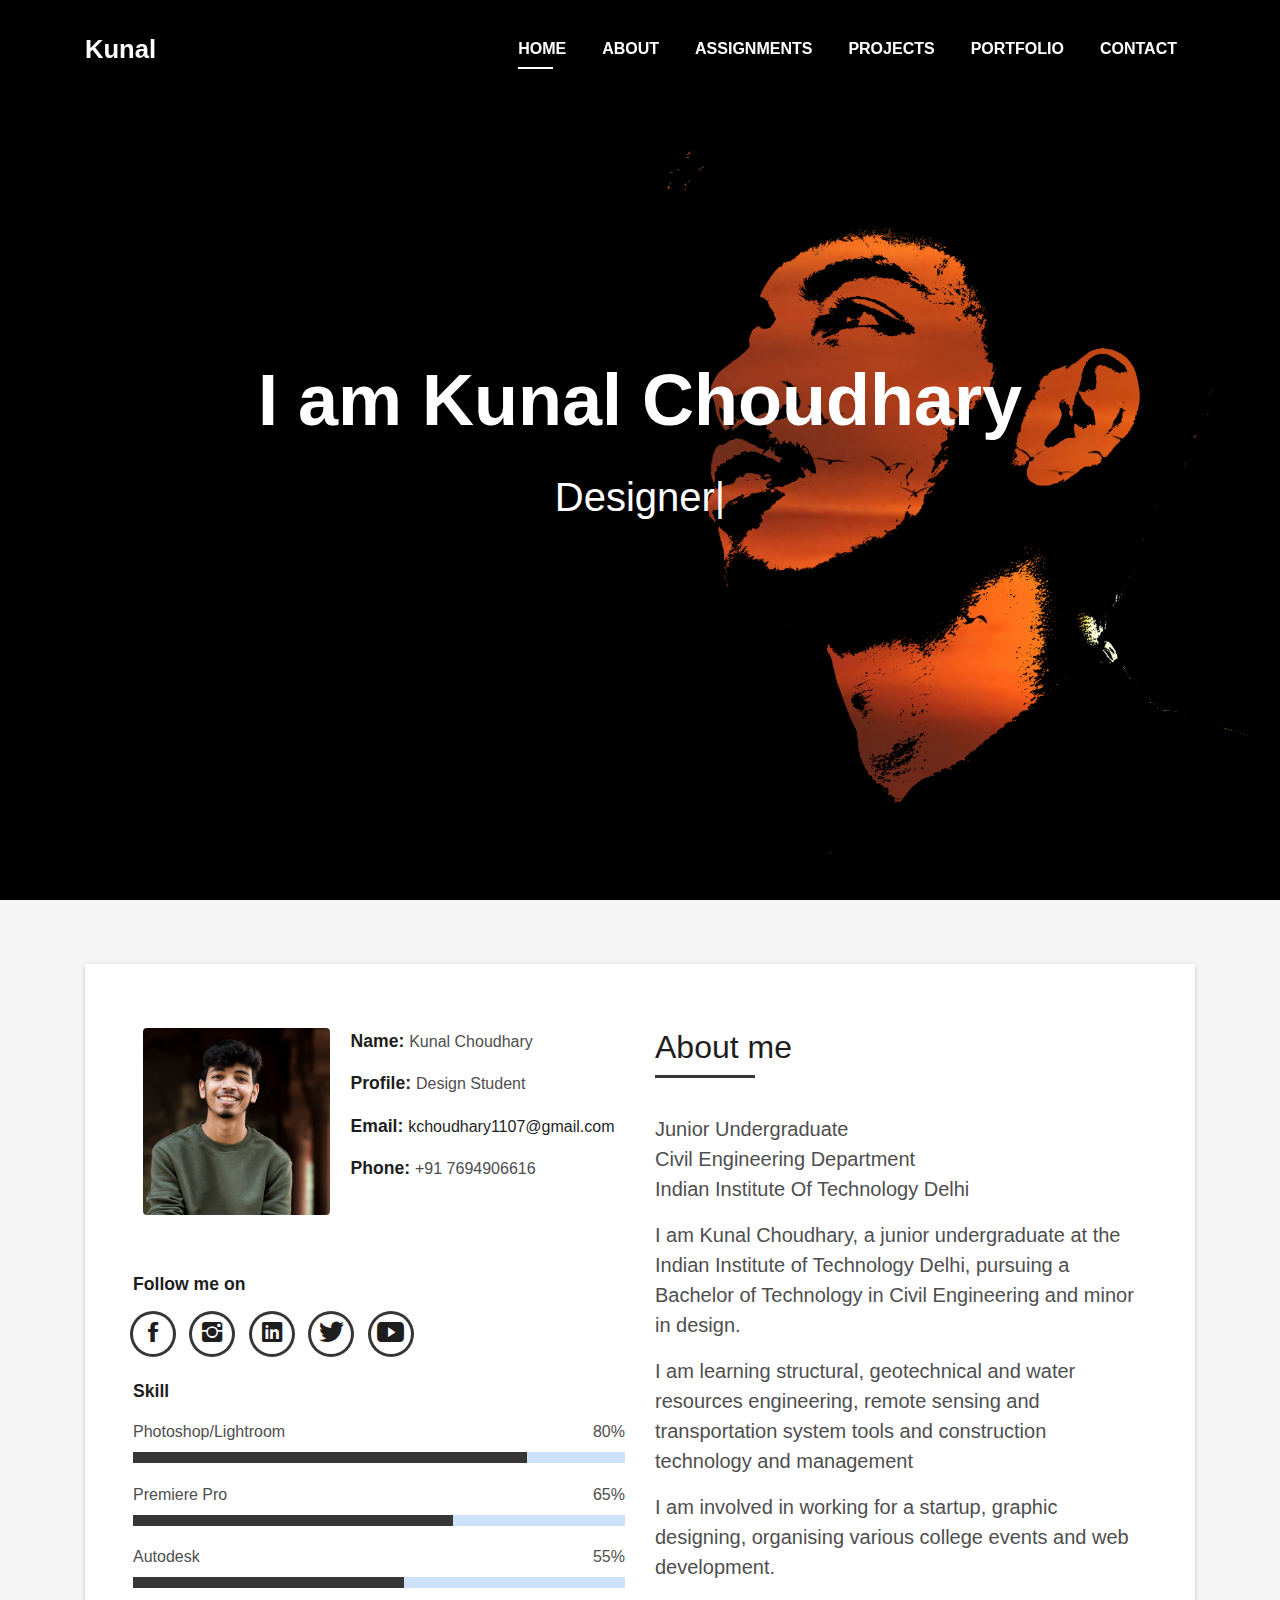
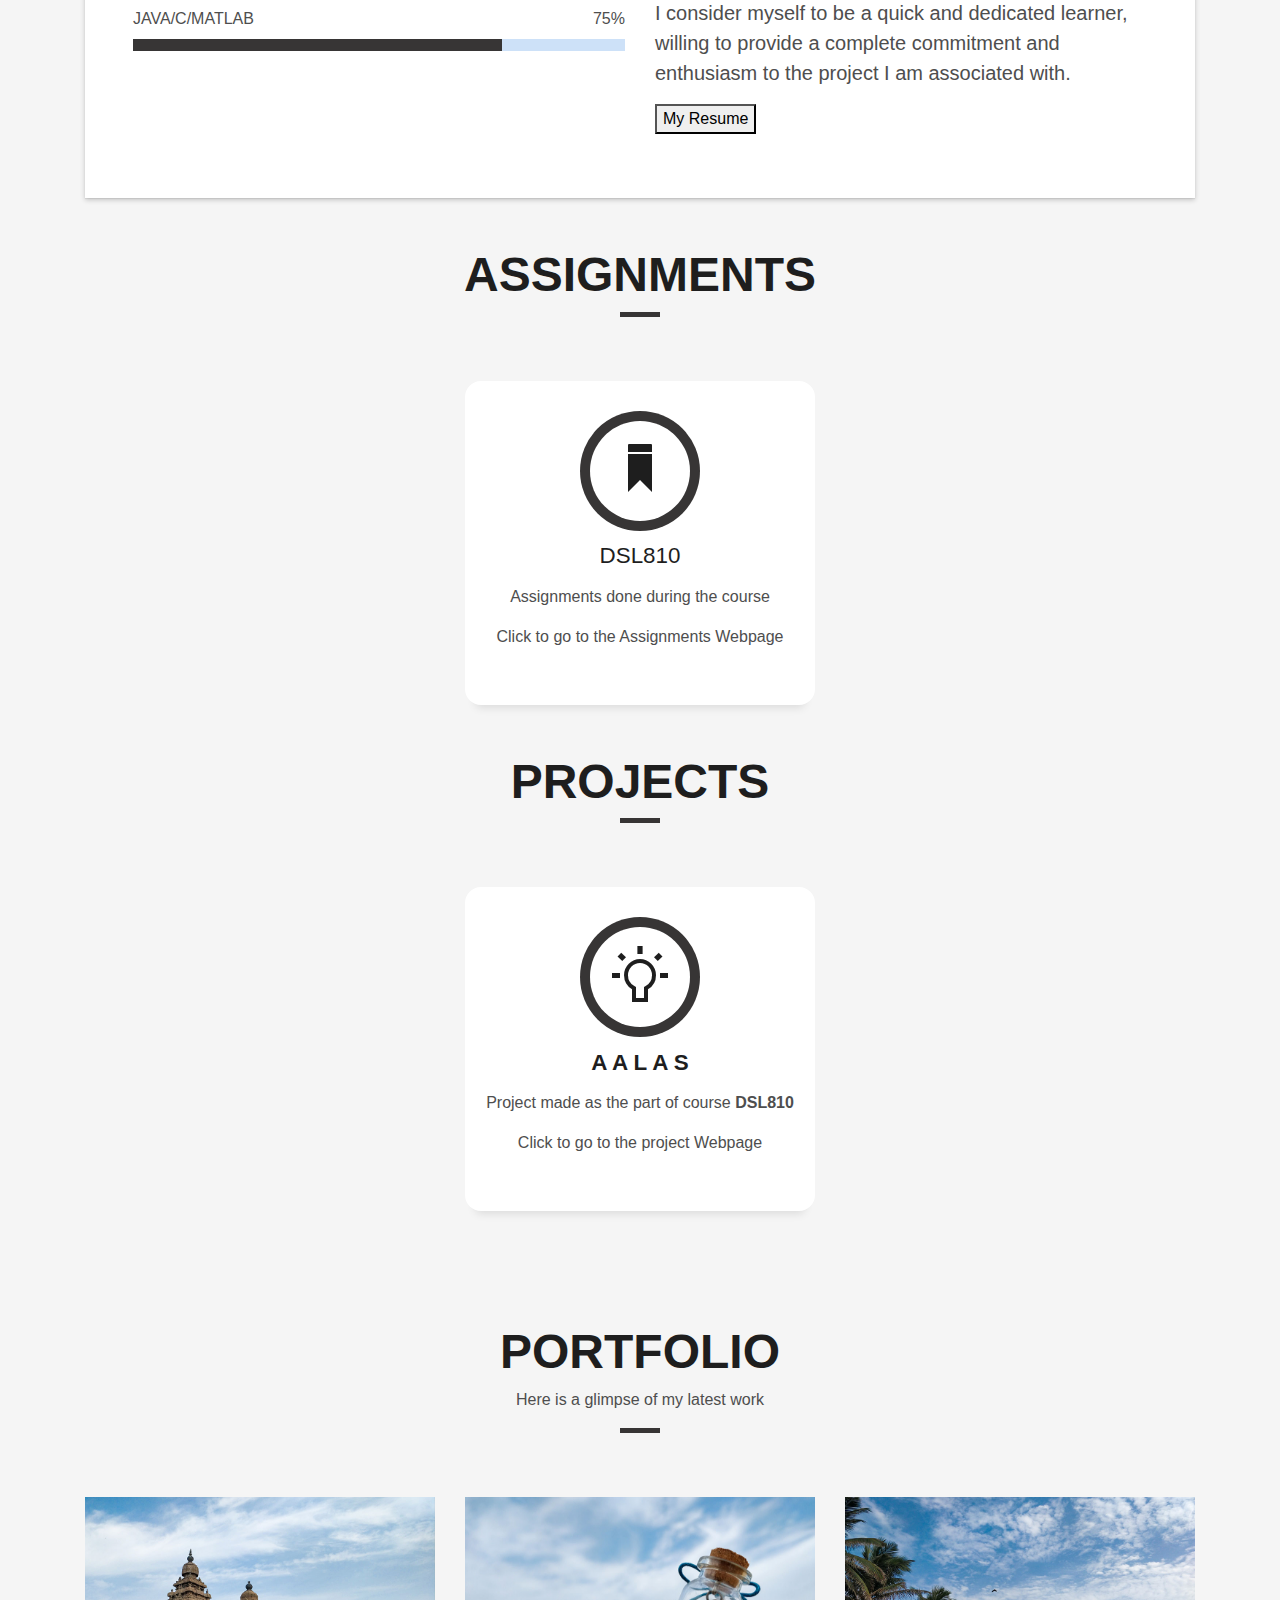
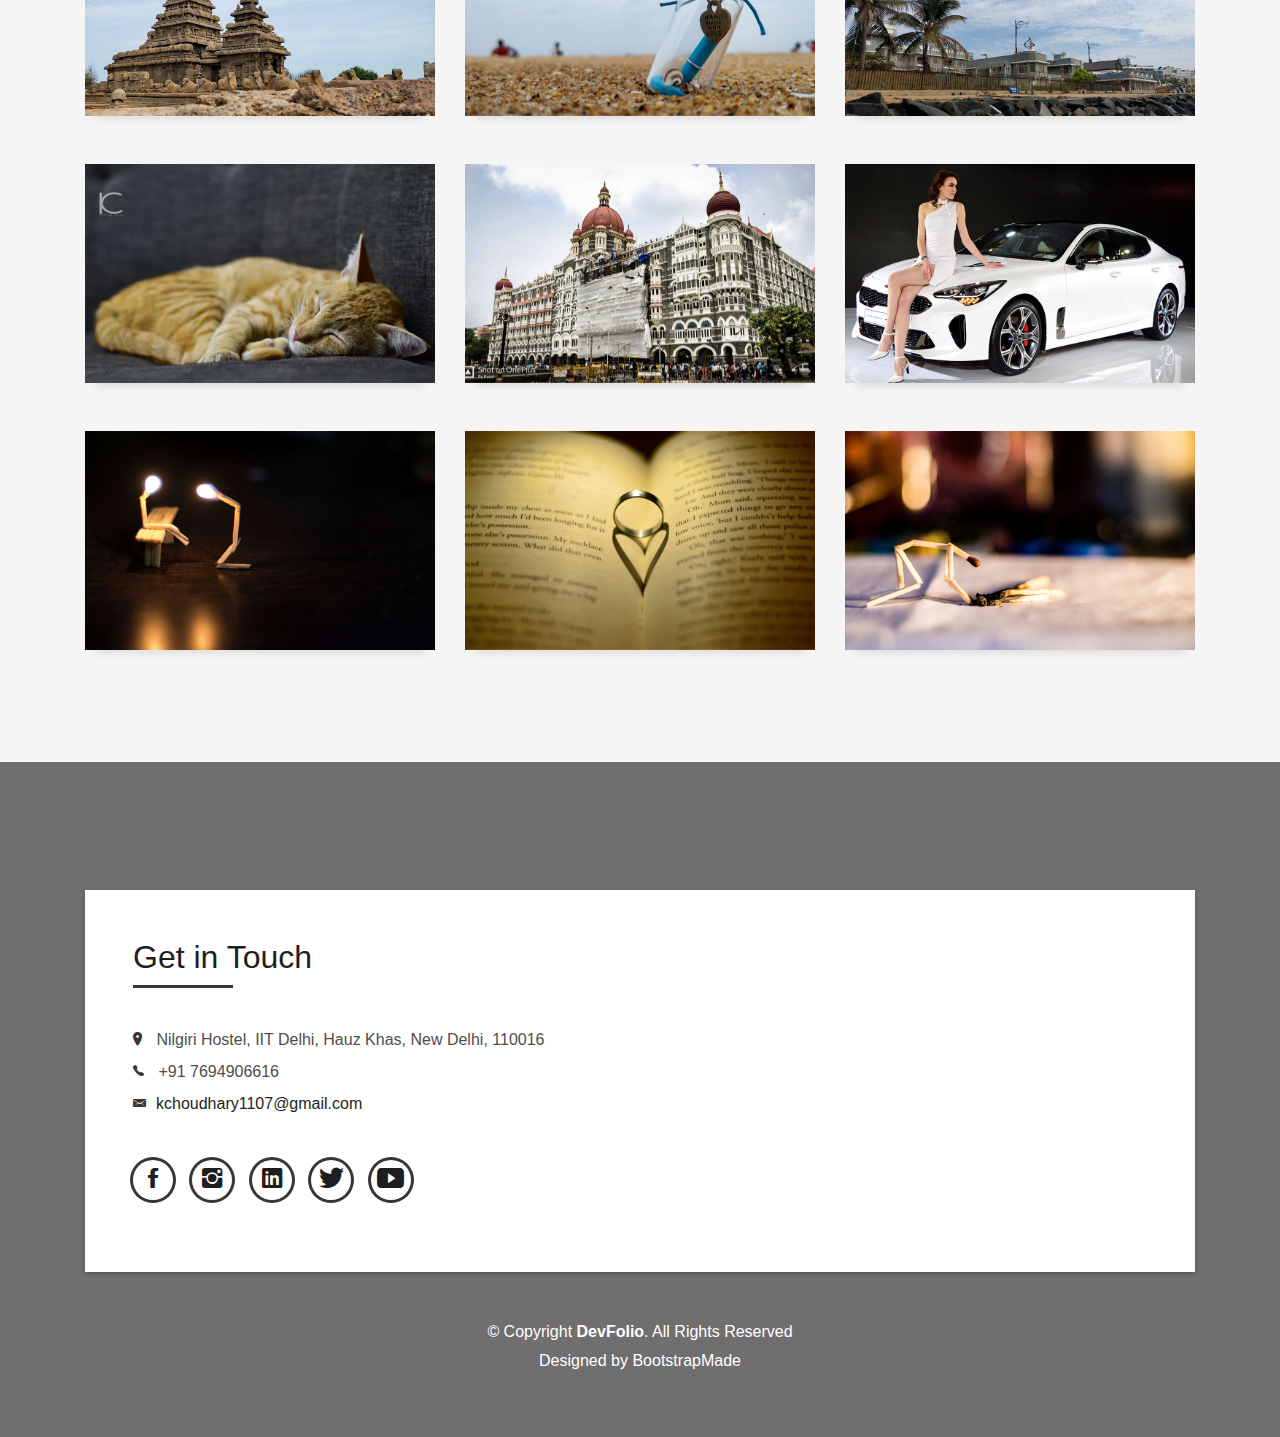
<file: index.html>
<!DOCTYPE html>
<html lang="en">
<head>
  <meta charset="utf-8">
  <title>Kunal Choudhary</title>
  <meta content="width=device-width, initial-scale=1.0" name="viewport">
  <meta content="" name="keywords">
  <meta content="" name="description">

  <!-- Favicons -->
  <link href="img/favicon.png" rel="icon">
  <link href="img/apple-touch-icon.png" rel="apple-touch-icon">

  <!-- Bootstrap CSS File -->
  <link href="lib/bootstrap/css/bootstrap.min.css" rel="stylesheet">

  <!-- Libraries CSS Files -->
  <link href="lib/font-awesome/css/font-awesome.min.css" rel="stylesheet">
  <link href="lib/animate/animate.min.css" rel="stylesheet">
  <link href="lib/ionicons/css/ionicons.min.css" rel="stylesheet">
  <link href="lib/owlcarousel/assets/owl.carousel.min.css" rel="stylesheet">
  <link href="lib/lightbox/css/lightbox.min.css" rel="stylesheet">

  <!-- Main Stylesheet File -->
  <link href="css/style.css" rel="stylesheet">

 
</head>

<body id="page-top">

  <!--/ Nav Star /-->
  <nav class="navbar navbar-b navbar-trans navbar-expand-md fixed-top" id="mainNav">
    <div class="container">
      <a class="navbar-brand js-scroll" href="#page-top">Kunal</a>
      <button class="navbar-toggler collapsed" type="button" data-toggle="collapse" data-target="#navbarDefault"
        aria-controls="navbarDefault" aria-expanded="false" aria-label="Toggle navigation">
        <span></span>
        <span></span>
        <span></span>
      </button>
      <div class="navbar-collapse collapse justify-content-end" id="navbarDefault">
        <ul class="navbar-nav">
          <li class="nav-item">
            <a class="nav-link js-scroll active" href="#home">Home</a>
          </li>
          <li class="nav-item">
            <a class="nav-link js-scroll" href="#about">About</a>
          </li>
          <li class="nav-item"> <a class="nav-link js-scroll" href="#service">assignments</a> </li>
			  <li class="nav-item"> <a class="nav-link js-scroll" href="#service2">projects</a> </li>
          <li class="nav-item"> <a class="nav-link js-scroll" href="#work">portfolio</a></li>
          <li class="nav-item">
            <a class="nav-link js-scroll" href="#contact">Contact</a>
          </li>
        </ul>
      </div>
    </div>
  </nav>
  <!--/ Nav End /-->

  <!--/ Intro Skew Star /-->
  <div id="home" class="intro route bg-image" style="background-image: url(img/intro-bg.jpg)">
   
    <div class="intro-content display-table">
      <div class="table-cell">
        <div class="container" >
          <!--<p class="display-6 color-d">Hello, world!</p>-->
          <h1 class="intro-title mb-4">I am Kunal Choudhary</h1>
          <p class="intro-subtitle"><span class="text-slider-items">Designer, Photographer, Filmmaker,Civil Engineer,and i love chicken..</span><strong class="text-slider"></strong></p>
          <!-- <p class="pt-3"><a class="btn btn-primary btn js-scroll px-4" href="#about" role="button">Learn More</a></p> -->
        </div>
      </div>
		
    </div>
  </div>
  <!--/ Intro Skew End /-->

  <section id="about" class="about-mf sect-pt4 route">
    <div class="container">
      <div class="row">
        <div class="col-sm-12">
          <div class="box-shadow-full">
            <div class="row">
              <div class="col-md-6">
                <div class="row">
                  <div class="col-sm-6 col-md-5">
                    <div class="about-img">
                      <img src="img/testimonial-2.jpg" class="img-fluid rounded b-shadow-a" alt="">
                    </div>
                  </div>
                  <div class="col-sm-6 col-md-7">
                    <div class="about-info">
                      <p><span class="title-s">Name: </span> <span>Kunal Choudhary</span></p>
                      <p><span class="title-s">Profile: </span> <span>Design Student</span></p>
                      <p><span class="title-s">Email: </span> <span><a href="mailto:kchoudhary1107@gmail.com">kchoudhary1107@gmail.com<br><script type="text/javascript">
<!--//--><![CDATA[// ><!--

/* <![CDATA[ */
(function(){try{var s,a,i,j,r,c,l,b=document.getElementsByTagName("script");l=b[b.length-1].previousSibling;a=l.getAttribute('data-cfemail');if(a){s='';r=parseInt(a.substr(0,2),16);for(j=2;a.length-j;j+=2){c=parseInt(a.substr(j,2),16)^r;s+=String.fromCharCode(c);}s=document.createTextNode(s);l.parentNode.replaceChild(s,l);}}catch(e){}})();
/* ]]]]><![CDATA[> */

//--><!]]>
</script><p></p></a
                      </span></p>
                      <p><span class="title-s">Phone: </span> <span>+91 7694906616<br>
						  </span></p>
                    </div>
                  </div>
                </div>
				<div class="socials">
					
					 <p class="title-s">Follow me on</p>
                    <ul>
                      <li><a href="https://wwww.facebook.com/kukku1999" target="_blank"><span class="ico-circle"><i class="ion-social-facebook"></i></span></a></li>
                      <li><a href="https://www.instagram.com/_qunal" target="_blank"><span class="ico-circle"><i class="ion-social-instagram"></i></span></a></li>
						<li><a href="https://www.linkedin.com/in/kukku1999/" target="_blank"><span class="ico-circle"><i class="ion-social-linkedin"></i></span></a></li>
                      <li><a href="https://twitter.com/_kunal____" target="_blank"><span class="ico-circle"><i class="ion-social-twitter"></i></span></a></li>
                      <li><a href="https://www.youtube.com/channel/UCqWYAFbWpJySM5NneZUb8lw" target="_blank"><span class="ico-circle"><i class="ion-social-youtube"></i></span></a></li>
                    </ul>
					
                  </div>	
                <div class="skill-mf">
                  <p class="title-s">Skill</p>
					
                  <span>Photoshop/Lightroom</span><span class="pull-right">80%</span>
                  <div class="progress">
                    <div class="progress-bar" role="progressbar" style="width: 80%;" aria-valuenow="80" aria-valuemin="0"
                      aria-valuemax="100"></div>
                  </div>
                  <span>Premiere Pro</span><span class="pull-right">65%</span>
                  <div class="progress">
                    <div class="progress-bar" role="progressbar" style="width: 65%" aria-valuenow="65" aria-valuemin="0"
                      aria-valuemax="100"></div>
                  </div>
                  <span>Autodesk</span> <span class="pull-right">55%</span>
                  <div class="progress">
                    <div class="progress-bar" role="progressbar" style="width: 55%" aria-valuenow="55" aria-valuemin="0"
                      aria-valuemax="100"></div>
                  </div>
                  <span>JAVA/C/MATLAB</span> <span class="pull-right">75%</span>
                  <div class="progress">
                    <div class="progress-bar" role="progressbar" style="width: 75%" aria-valuenow="75" aria-valuemin="0"
                      aria-valuemax="100"></div>
                  </div>
                </div>
              </div>
              <div class="col-md-6">
                <div class="about-me pt-4 pt-md-0">
                  <div class="title-box-2">
                    <h5 class="title-left">
                      About me
                    </h5>
                  </div>
                  <p class="lead"><strong>Junior Undergraduate<br>
                    Civil Engineering Department<br>
                  </strong><strong style="font-size: 1.25rem;">Indian Institute Of Technology Delhi </strong> &nbsp; &nbsp; &nbsp; &nbsp; &nbsp; &nbsp; &nbsp; &nbsp; &nbsp; &nbsp; &nbsp; &nbsp; </p>
                  <p class="lead">I am <strong>Kunal Choudhary,</strong> a junior undergraduate at the Indian Institute of Technology Delhi, pursuing a Bachelor of Technology in Civil Engineering and minor in design.</p>
                  <p class="lead"> I am learning structural, geotechnical and water resources engineering, remote sensing and transportation system tools and construction technology and management </p>
                  <p class="lead"> I am involved in working for a startup, graphic designing, organising various college events and web development. </p>
                  <p class="lead">I consider myself to be a quick and dedicated learner, willing to provide a complete commitment and enthusiasm to the project I am associated with. </p>
                  
                  <a href="RESUME_KUNAL.pdf" target="_blank"><button type="button">My Resume</button></a>
                
                </div>
              </div>
            </div>
          </div>
        </div>
      </div>
    </div>
  </section>

  <!--/ Section Services Star /-->
  <section id="service" class="services-mf route">
    <div class="container">
      <div class="row">
        <div class="col-sm-12">
          <div class="title-box text-center">
            <h3 class="title-a"> Assignments</h3>
         
            <div class="line-mf"></div>
          </div>
        </div>
      </div>
      <div class="row">
		  <div class="col-md-4"> </div>
        <div class="col-md-4">
          <div class="service-box">
           <a href= "assignments.html" > <div class="service-ico"><span class="ico-circle"><em class="ion-bookmark"></em></span></div></a>
            <div class="service-content">
              <h2 class="s-title">DSL810</h2>
              <p class="s-description text-center"> Assignments done during the course</p>
              <p class="s-description text-center">Click to go to the Assignments Webpage </p>
            </div>
          </div>
        </div>
<div class="col-md-4"> </div>
		  
</div>
    </div>
  </section>
  <section id="service2" class="services-mf route">
    <div class="container">
      <div class="row">
        <div class="col-sm-12">
          <div class="title-box text-center">
            <h3 class="title-a">Projects</h3>
            <div class="line-mf"></div>
          </div>
        </div>
      </div>
      <div class="row">
        <div class="col-md-4"> </div>
        <div class="col-md-4">
          <div class="service-box"> <a href= "aalas.html" >
            <div class="service-ico"><span class="ico-circle"><em class="ion-android-bulb"></em></span></div>
            </a>
            <div class="service-content">
              <h2 class="s-title"><strong>A A l A S</strong></h2>
              <p class="s-description text-center"> Project made as the part of course <strong>DSL810</strong></p>
              <p class="s-description text-center">Click to go to the project Webpage </p>
            </div>
          </div>
        </div>
        <div class="col-md-4"> </div>
      </div>
    </div>
  </section>
</div>
  <!--/ Section Services End /-->

  
  <!--/ Section Portfolio Star /-->
  <section id="work" class="portfolio-mf sect-pt4 route">
    <div class="container">
      <div class="row">
        <div class="col-sm-12">
          <div class="title-box text-center">
            <h3 class="title-a">
              Portfolio
            </h3>
            <p class="subtitle-a">Here is a glimpse of my latest work</p>
            <div class="line-mf"></div>
          </div>
        </div>
      </div>
      <div class="row">
        <div class="col-md-4">
          <div class="work-box">
            <a href="img/work-1.jpg" data-lightbox="gallery-mf">
              <div class="work-img">
                <img src="img/work-1.jpg" alt="" class="img-fluid">
              </div>
</a>
          </div>
        </div>
        <div class="col-md-4">
          <div class="work-box">
            <a href="img/work-2.jpg" data-lightbox="gallery-mf">
              <div class="work-img">
                <img src="img/work-2.jpg" alt="" class="img-fluid">
              </div>
</a>
          </div>
        </div>
        <div class="col-md-4">
          <div class="work-box">
            <a href="img/work-3.jpg" data-lightbox="gallery-mf">
              <div class="work-img">
                <img src="img/work-3.jpg" alt="" class="img-fluid">
              </div>
</a>
          </div>
        </div>
        <div class="col-md-4">
          <div class="work-box">
            <a href="img/work-4.jpg" data-lightbox="gallery-mf">
              <div class="work-img">
                <img src="img/work-4.jpg" alt="" class="img-fluid">
              </div>
</a>
          </div>
        </div>
        <div class="col-md-4">
          <div class="work-box">
            <a href="img/work-5.jpg" data-lightbox="gallery-mf">
              <div class="work-img">
                <img src="img/work-5.jpg" alt="" class="img-fluid">
              </div>
</a>
          </div>
        </div>
        <div class="col-md-4">
          <div class="work-box">
            <a href="img/work-6.jpg" data-lightbox="gallery-mf">
              <div class="work-img">
                <img src="img/work-6.jpg" alt="" class="img-fluid">
              </div>
</a>
          </div>
        </div>
        <div class="col-md-4">
          <div class="work-box">
            <a href="img/work-7.jpg" data-lightbox="gallery-mf">
              <div class="work-img">
                <img src="img/work-7.jpg" alt="" class="img-fluid">
              </div>
</a>
          </div>
        </div>
		  
		  <div class="col-md-4">
          <div class="work-box">
            <a href="img/work-8.jpg" data-lightbox="gallery-mf">
              <div class="work-img">
				  
                <img src="img/work-8.jpg" alt="" class="img-fluid">
              </div> 
				</a>
          </div>
        </div>
		  
		  <div class="col-md-4">
          <div class="work-box">
            <a href="img/work-9.jpg" data-lightbox="gallery-mf">
              <div class="work-img">
                <img src="img/work-9.jpg" alt="" class="img-fluid">
              </div>
</a>
          </div>
        </div>
		  
		  
		 
	
	
      </div>
</div>
	
  </section>
  <!--/ Section Portfolio End /-->

  <!--/ Section Testimonials Star /-->
  
  <!--/ Section Blog Star /-->
  
  <!--/ Section Blog End /-->

  <!--/ Section Contact-Footer Star /-->
  <section class="paralax-mf footer-paralax bg-image sect-mt4 route" style="background-image: url(img/overlay-bg.jpg)">
    <div class="overlay-mf"></div>
    <div class="container">
      <div class="row">
        <div class="col-sm-12">
          <div class="contact-mf">
            <div id="contact" class="box-shadow-full">
              <div class="row">
<div class="col-md-12">
                <div class="title-box-2 pt-4 pt-md-0">
                    <h5 class="title-left">
                      Get in Touch
                    </h5>
                  </div>
                  <div class="more-info">
                   
                    <ul class="list-ico">
                      <li><span class="ion-ios-location"></span> Nilgiri Hostel, IIT Delhi, Hauz Khas, New Delhi, 110016</li>
                      <li><span class="ion-ios-telephone"></span> +91 7694906616</li>
                      <li><span class="ion-email"></span><a href="mailto:kchoudhary1107@gmail.com">kchoudhary1107@gmail.com<br><script type="text/javascript">
<!--//--><![CDATA[// ><!--

/* <![CDATA[ */
(function(){try{var s,a,i,j,r,c,l,b=document.getElementsByTagName("script");l=b[b.length-1].previousSibling;a=l.getAttribute('data-cfemail');if(a){s='';r=parseInt(a.substr(0,2),16);for(j=2;a.length-j;j+=2){c=parseInt(a.substr(j,2),16)^r;s+=String.fromCharCode(c);}s=document.createTextNode(s);l.parentNode.replaceChild(s,l);}}catch(e){}})();
/* ]]]]><![CDATA[> */

//--><!]]>
</script><p></p></a></li>
						
                    </ul>
                  </div>
                  <div class="socials">
                    <ul>
                      <li><a href="https://wwww.facebook.com/kukku1999" target="_blank"><span class="ico-circle"><i class="ion-social-facebook"></i></span></a></li>
                      <li><a href="https://www.instagram.com/_qunal" target="_blank"><span class="ico-circle"><i class="ion-social-instagram"></i></span></a></li>
									<li><a href="https://www.linkedin.com/in/kukku1999/" target="_blank"><span class="ico-circle"><i class="ion-social-linkedin"></i></span></a></li>
                      <li><a href="https://twitter.com/_kunal____" target="_blank"><span class="ico-circle"><i class="ion-social-twitter"></i></span></a></li>
                      <li><a href="https://www.youtube.com/channel/UCqWYAFbWpJySM5NneZUb8lw" target="_blank"><span class="ico-circle"><i class="ion-social-youtube"></i></span></a></li>
                    </ul>
                  </div>
                </div>
              </div>
            </div>
          </div>
        </div>
      </div>
    </div>
    <footer>
      <div class="container">
        <div class="row">
          <div class="col-sm-12">
            <div class="copyright-box">
              <p class="copyright">&copy; Copyright <strong>DevFolio</strong>. All Rights Reserved</p>
              <div class="credits">
                <!--
                  All the links in the footer should remain intact.
                  You can delete the links only if you purchased the pro version.
                  Licensing information: https://bootstrapmade.com/license/
                  Purchase the pro version with working PHP/AJAX contact form: https://bootstrapmade.com/buy/?theme=DevFolio
                -->
                Designed by <a href="https://bootstrapmade.com/">BootstrapMade</a>
              </div>
            </div>
          </div>
        </div>
      </div>
    </footer>
  </section>
  <!--/ Section Contact-footer End /-->

  <a href="#" class="back-to-top"><i class="fa fa-chevron-up"></i></a>
  <div id="preloader"></div>

  <!-- JavaScript Libraries -->
  <script src="lib/jquery/jquery.min.js"></script>
  <script src="lib/jquery/jquery-migrate.min.js"></script>
  <script src="lib/popper/popper.min.js"></script>
  <script src="lib/bootstrap/js/bootstrap.min.js"></script>
  <script src="lib/easing/easing.min.js"></script>
  <script src="lib/counterup/jquery.waypoints.min.js"></script>
  <script src="lib/counterup/jquery.counterup.js"></script>
  <script src="lib/owlcarousel/owl.carousel.min.js"></script>
  <script src="lib/lightbox/js/lightbox.min.js"></script>
  <script src="lib/typed/typed.min.js"></script>
  <!-- Contact Form JavaScript File -->
  <script src="contactform/contactform.js"></script>

  <!-- Template Main Javascript File -->
  <script src="js/main.js"></script>

</body>
</html>
</file>
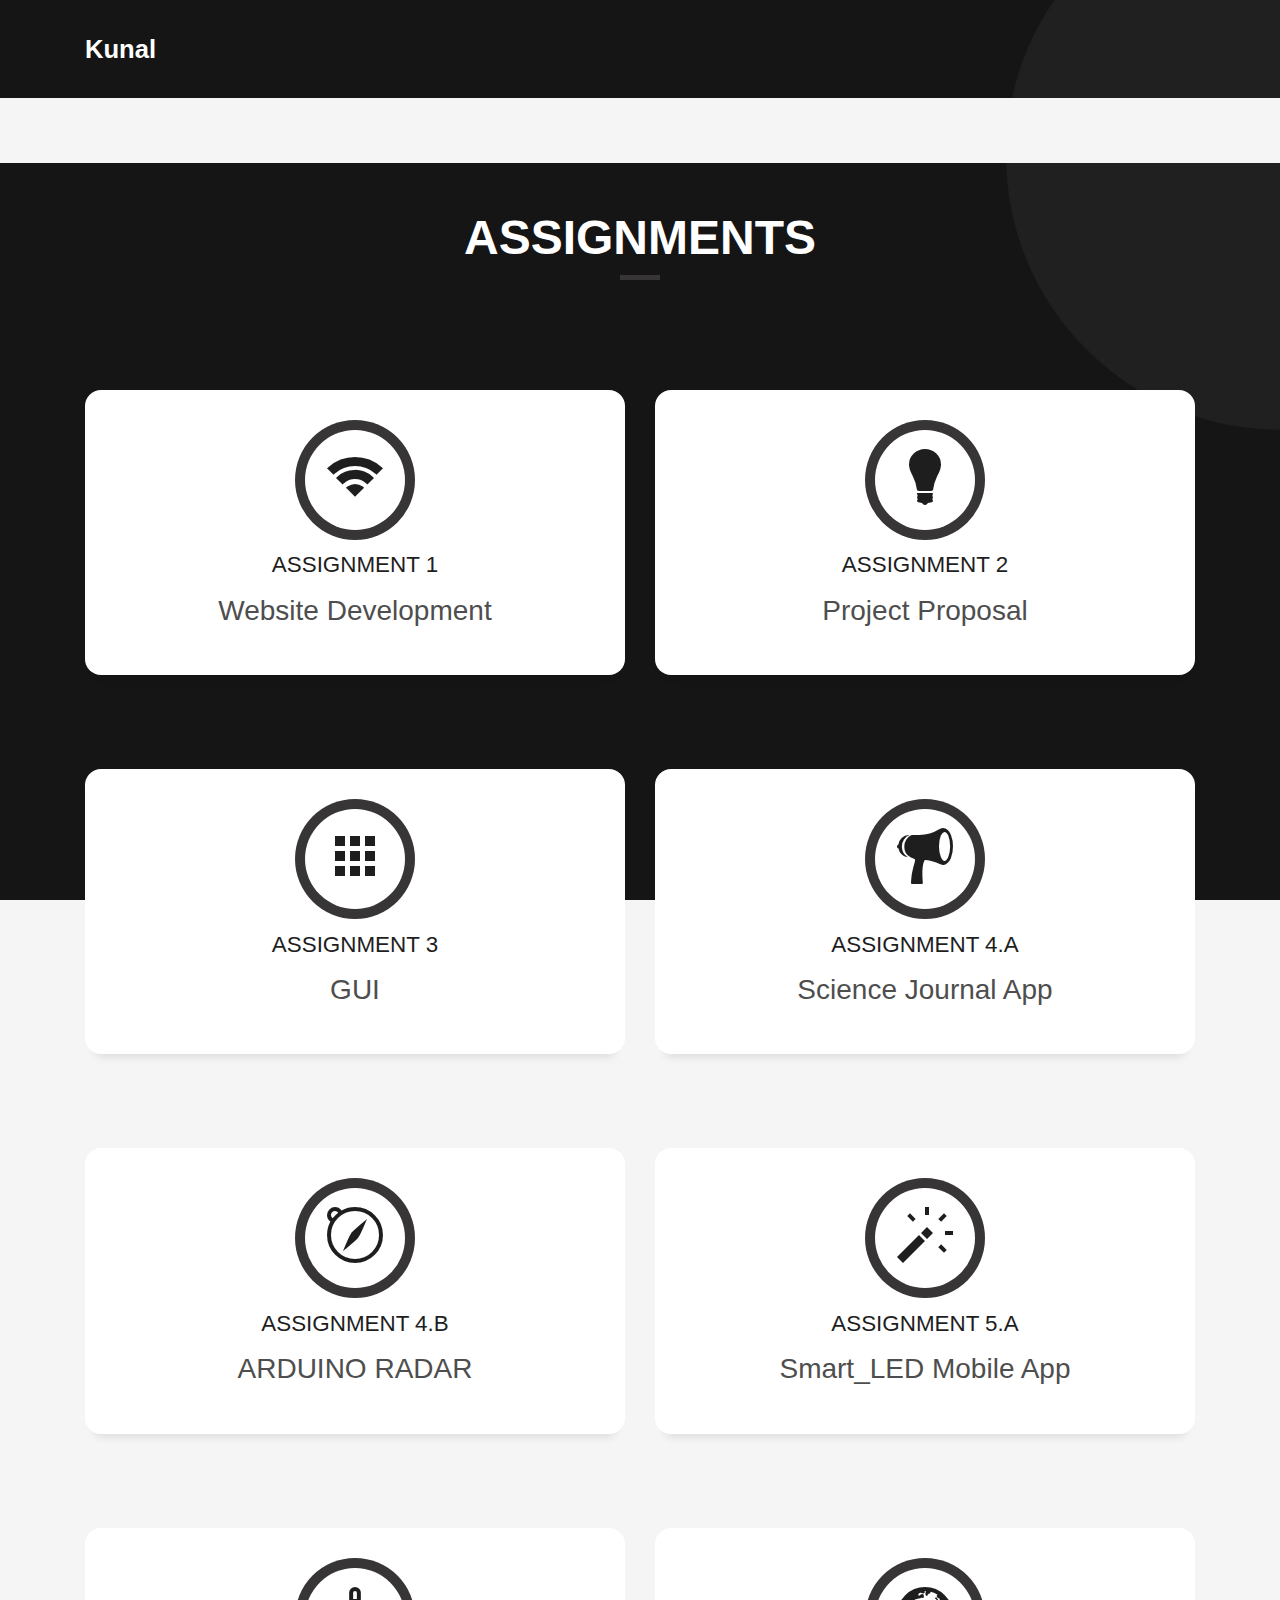
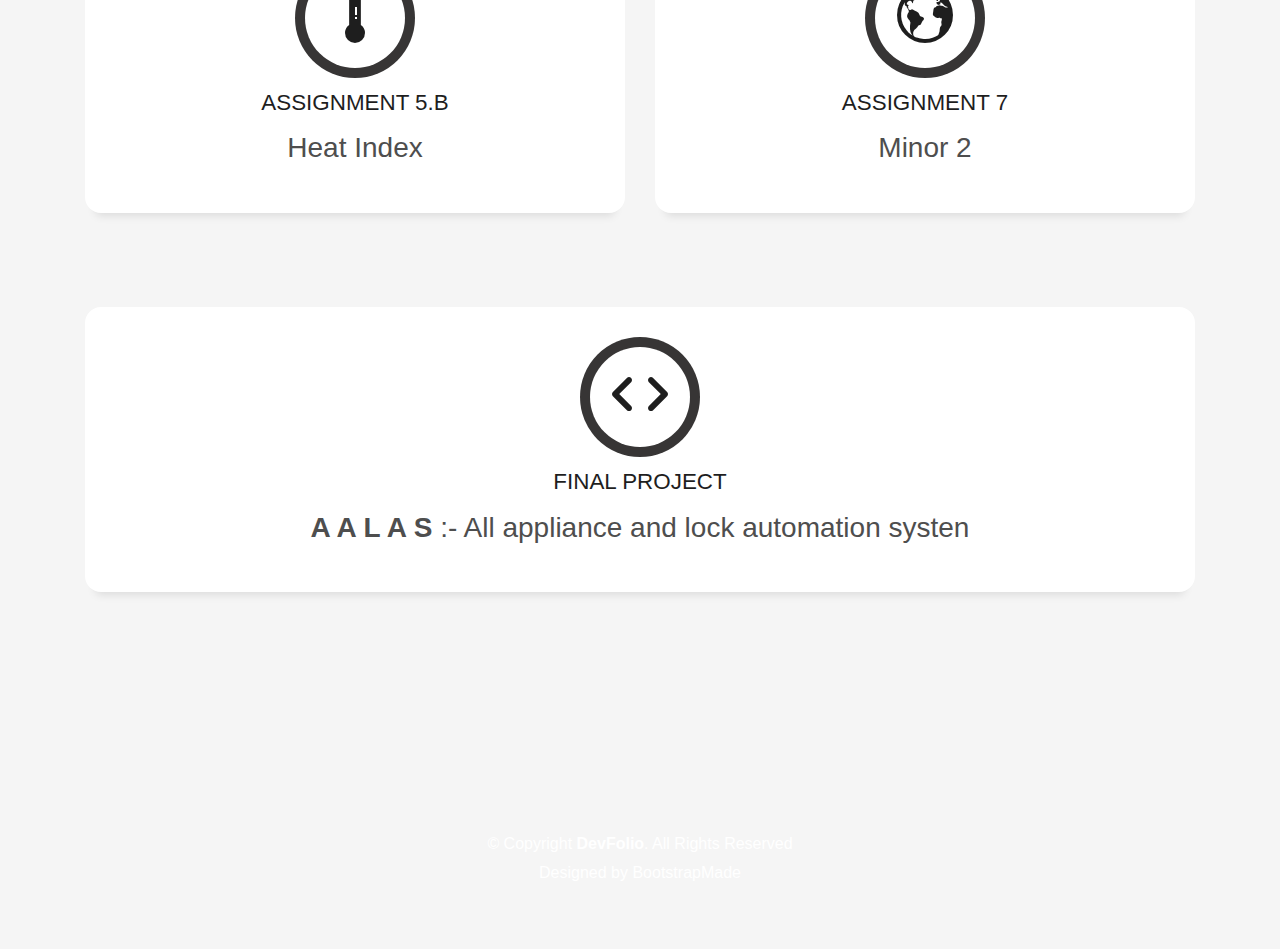
<file: assignments.html>
<!DOCTYPE html>
<html lang="en">
<head>
  <meta charset="utf-8">
  <title>Assignments - KC</title>
  <meta content="width=device-width, initial-scale=1.0" name="viewport">
  <meta content="" name="keywords">
  <meta content="" name="description">

  <!-- Favicons -->
  <link href="img/favicon.png" rel="icon">
  <link href="img/apple-touch-icon.png" rel="apple-touch-icon">

  <!-- Bootstrap CSS File -->
  <link href="lib/bootstrap/css/bootstrap.min.css" rel="stylesheet">

  <!-- Libraries CSS Files -->
  <link href="lib/font-awesome/css/font-awesome.min.css" rel="stylesheet">
  <link href="lib/animate/animate.min.css" rel="stylesheet">
  <link href="lib/ionicons/css/ionicons.min.css" rel="stylesheet">
  <link href="lib/owlcarousel/assets/owl.carousel.min.css" rel="stylesheet">
  <link href="lib/lightbox/css/lightbox.min.css" rel="stylesheet">

  <!-- Main Stylesheet File -->
  <link href="css/style.css" rel="stylesheet">

 
</head>

<body id="page-top">

  <!--/ Nav Star /-->
<nav class="navbar navbar-b navbar-expand-md navbar-trans bg-image" id="mainNav" style="background-image: url(img/nav-bg.jpg)">
    <div class="container">
      <a class="navbar-brand js-scroll" href="index.html">Kunal</a>
      <button class="navbar-toggler" type="button" 
        aria-expanded="false" aria-label="Toggle navigation">
        <span></span>
        <span></span>
        <span></span>
      </button>
</div>
  </nav>
  <!--/ Nav End /-->

  <!--/ Intro Skew Star /-->
  <!--/ Intro Skew End /-->

  <section id="about" class="about-mf sect-pt4 route">
    <div class="container">
      <div class="row">
        <div class="col-sm-12"> 
		  
		  </div>
      </div>
    </div>
  </section>

  <!--/ Section Services Star /-->
<section id="service" class="services-mf route bg-image" style="background-image: url(img/nav-bg.jpg)" >
    <div class="container">
      <div class="row">
        <div class="col-sm-12">
          <div class="title-box text-center">
			  <p class="lead">&nbsp;</p>
            <h3 class="title-a" style = "color: white"> Assignments</h3>
         
            <div class="line-mf"></div>
          </div>
        </div>
      </div>
      <div class="row">
		  		  
        <div class="col-md-6">
			<p class="lead">&nbsp;</p>
			
          <div class="service-box">
           <a href= "ass1.html"> <div class="service-ico"><span class="ico-circle"><em class="ion-wifi"></em></span></div></a>
            <div class="service-content">
              <h2 class="s-title">ASSIGNMENT 1</h2>
              <h3 class="s-description text-center"> Website Development</h3>
</div>
          </div>
		
        </div>
		  
<div class="col-md-6">
		 
			<p class="lead">&nbsp;</p>
			
          <div class="service-box">
           <a href= "pals.html"> <div class="service-ico"><span class="ico-circle"><em class="ion-lightbulb"></em></span></div></a>
            <div class="service-content">
              <h2 class="s-title">ASSIGNMENT 2</h2>
              <h3 class="s-description text-center"> Project Proposal</h3>
            </div>
          </div>
		  
		  </div>
		  
		  
</div>
		
		 <div class="row">
		  		  
        <div class="col-md-6">
			<p class="lead">&nbsp;</p>
			
          <div class="service-box">
           <a href= "ass3.html"> <div class="service-ico"><span class="ico-circle"><em class="ion-android-apps"></em></span></div></a>
            <div class="service-content">
              <h2 class="s-title">ASSIGNMENT 3</h2>
              <h3 class="s-description text-center"> GUI</h3>
</div>
          </div>
		
        </div>
		  
<div class="col-md-6">
		 
			<p class="lead">&nbsp;</p>
			
          <div class="service-box">
           <a href= "ass4a.html"> <div class="service-ico"><span class="ico-circle"><em class="ion-speakerphone"></em></span></div></a>
            <div class="service-content">
              <h2 class="s-title">ASSIGNMENT 4.A</h2>
              <h3 class="s-description text-center"> Science Journal App</h3>
            </div>
          </div>
		  
		  </div>
		  
		  
</div>
		 <div class="row">
		  		  
        <div class="col-md-6">
			<p class="lead">&nbsp;</p>
			
          <div class="service-box">
           <a href= "ass4.html"> <div class="service-ico"><span class="ico-circle"><em class="ion-compass"></em></span></div></a>
            <div class="service-content">
              <h2 class="s-title">ASSIGNMENT 4.B</h2>
              <h3 class="s-description text-center"> ARDUINO RADAR</h3>
</div>
          </div>
		
        </div>
		  
<div class="col-md-6">
		 
			<p class="lead">&nbsp;</p>
			
          <div class="service-box">
           <a href= "ass5a.html"> <div class="service-ico"><span class="ico-circle"><em class="ion-wand"></em></span></div></a>
            <div class="service-content">
              <h2 class="s-title">ASSIGNMENT 5.A</h2>
              <h3 class="s-description text-center"> Smart_LED Mobile App</h3>
            </div>
          </div>
		  
		  </div>
		  
		  
</div>
	
		<div class="row">
		  		  
        <div class="col-md-6">
			<p class="lead">&nbsp;</p>
			
          <div class="service-box">
           <a href= "ass5b.html"> <div class="service-ico"><span class="ico-circle"><em class="ion-thermometer"></em></span></div></a>
            <div class="service-content">
              <h2 class="s-title">ASSIGNMENT 5.B</h2>
              <h3 class="s-description text-center">Heat Index</h3>
</div>
          </div>
		
        </div>
		  
<div class="col-md-6">
		 
			<p class="lead">&nbsp;</p>
			
          <div class="service-box">
           <a href= "ass7.html"> <div class="service-ico"><span class="ico-circle"><em class="ion-earth"></em></span></div></a>
            <div class="service-content">
              <h2 class="s-title">ASSIGNMENT 7</h2>
              <h3 class="s-description text-center"> Minor 2</h3>
            </div>
          </div>
		  
		  </div>
		  
		  
</div>	
		
	<div class="row">
		  		  
        <div class="col-md-12">
			<p class="lead">&nbsp;</p>
			
          <div class="service-box">
           <a href= "aalas.html"> <div class="service-ico"><span class="ico-circle"><em class="ion-code"></em></span></div></a>
            <div class="service-content">
              <h2 class="s-title">Final Project</h2>
              <h3 class="s-description text-center"><strong>A A L A S</strong> :- All appliance and lock automation systen</h3>
            </div>
          </div>
		
        </div>
		
		  
		  
</div>	
		  

		  
</div>	
</div>
  </section>
</div>
  <!--/ Section Services End /-->

  
  <!--/ Section Portfolio Star /-->  <!--/ Section Portfolio End /-->

  <!--/ Section Testimonials Star /-->
  
  <!--/ Section Blog Star /-->
  
  <!--/ Section Blog End /-->

  <!--/ Section Contact-Footer Star /-->
  <section class="paralax-mf footer-paralax bg-image sect-mt4 route" style="background-image: url(img/nav-bg.jpg)">
<div class="container">
    <div class="row">
        <div class="col-sm-12">
          <div class="contact-mf"> </div>
        </div>
    </div>
    </div>
    <footer>
      <div class="container">
        <div class="row">
          <div class="col-sm-12">
            <div class="copyright-box">
              <p class="copyright">&copy; Copyright <strong>DevFolio</strong>. All Rights Reserved</p>
              <div class="credits">
                <!--
                  All the links in the footer should remain intact.
                  You can delete the links only if you purchased the pro version.
                  Licensing information: https://bootstrapmade.com/license/
                  Purchase the pro version with working PHP/AJAX contact form: https://bootstrapmade.com/buy/?theme=DevFolio
                -->
                Designed by <a href="https://bootstrapmade.com/">BootstrapMade</a>
              </div>
            </div>
          </div>
        </div>
      </div>
    </footer>
</section>
  <!--/ Section Contact-footer End /-->

  <a href="#" class="back-to-top"><i class="fa fa-chevron-up"></i></a>
<div id="preloader"></div>

  <!-- JavaScript Libraries -->
  <script src="lib/jquery/jquery.min.js"></script>
  <script src="lib/jquery/jquery-migrate.min.js"></script>
  <script src="lib/popper/popper.min.js"></script>
  <script src="lib/bootstrap/js/bootstrap.min.js"></script>
  <script src="lib/easing/easing.min.js"></script>
  <script src="lib/counterup/jquery.waypoints.min.js"></script>
  <script src="lib/counterup/jquery.counterup.js"></script>
  <script src="lib/owlcarousel/owl.carousel.min.js"></script>
  <script src="lib/lightbox/js/lightbox.min.js"></script>
  <script src="lib/typed/typed.min.js"></script>
  <!-- Contact Form JavaScript File -->
  <script src="contactform/contactform.js"></script>

  <!-- Template Main Javascript File -->
  <script src="js/main.js"></script>

</body>
</html>
</file>
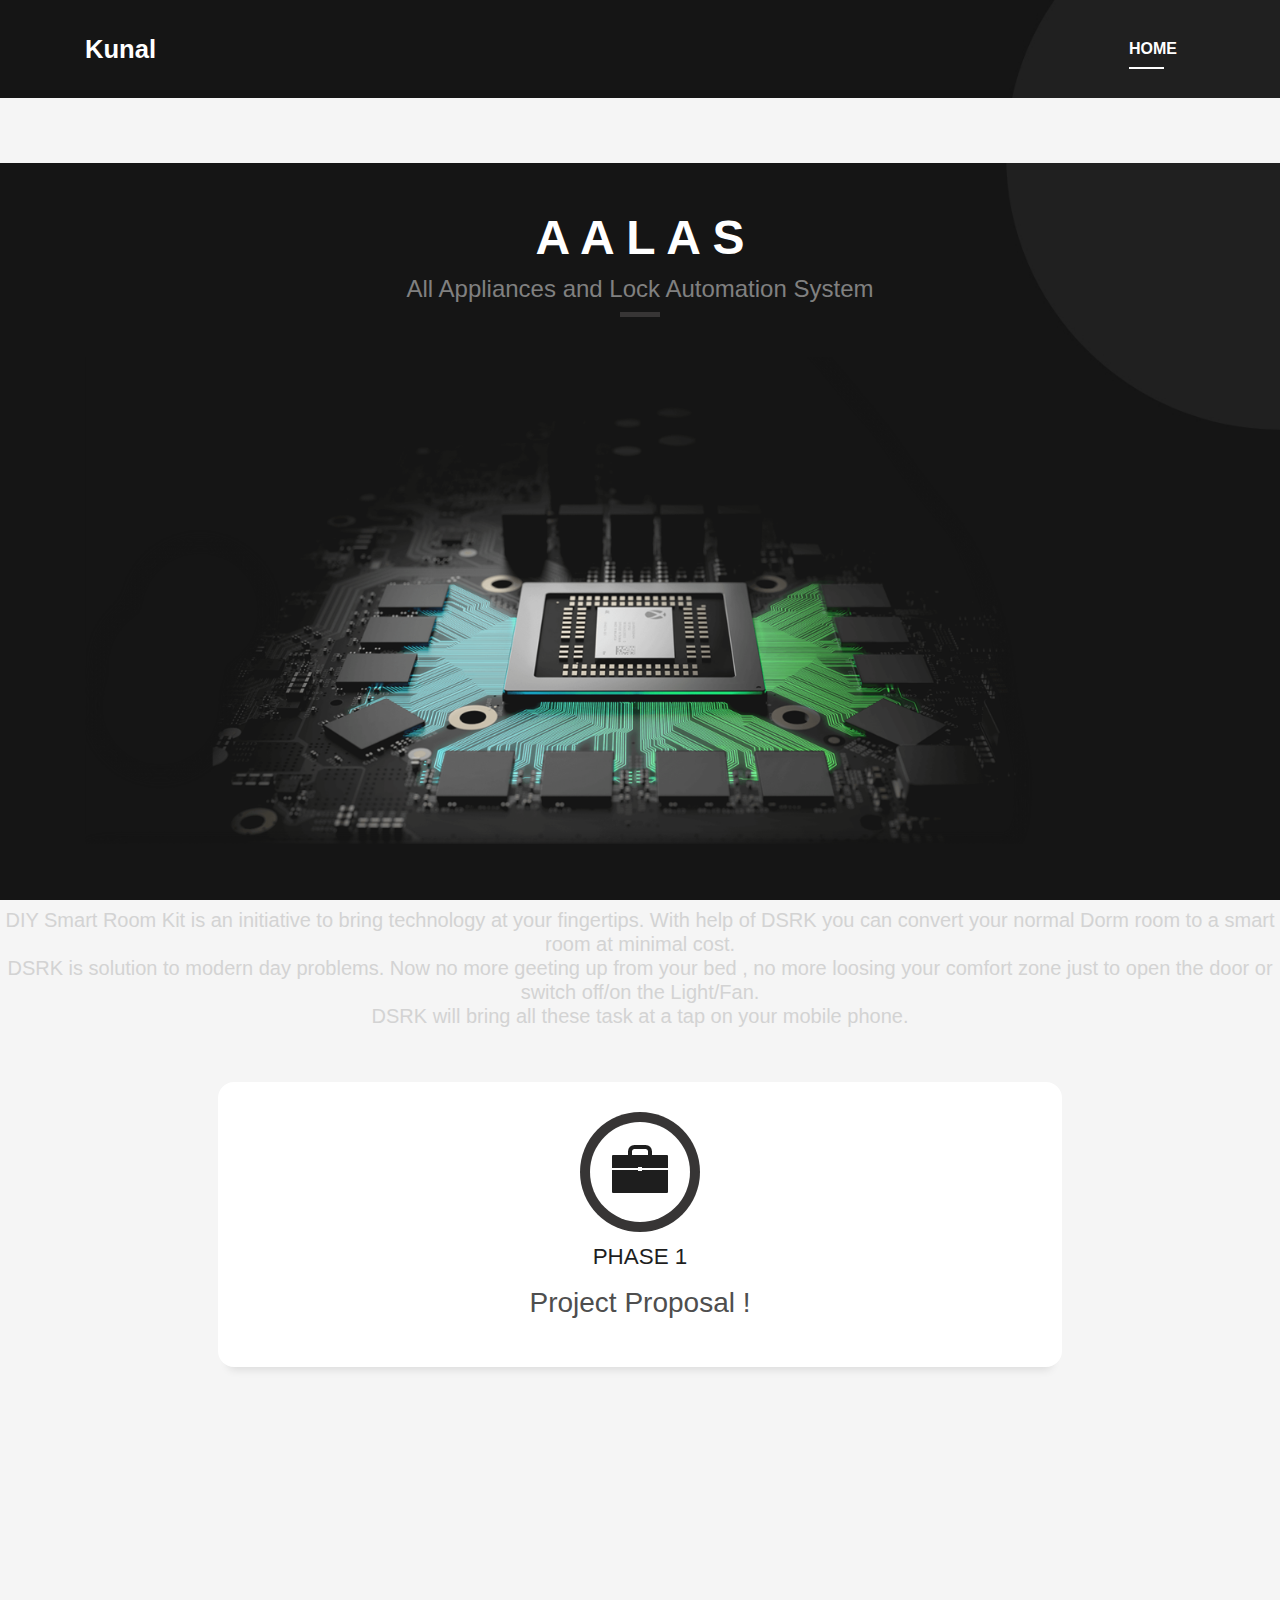
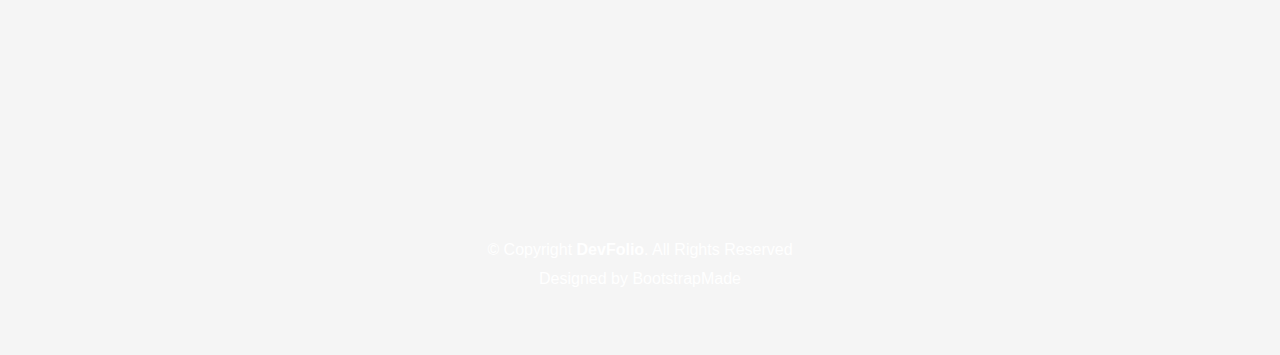
<file: pr1.html>
<!DOCTYPE html>
<html lang="en">
<head>
  <meta charset="utf-8">
  <title>A A L A S</title>
  <meta content="width=device-width, initial-scale=1.0" name="viewport">
  <meta content="" name="keywords">
  <meta content="" name="description">

  <!-- Favicons -->
  <link href="img/favicon.png" rel="icon">
  <link href="img/apple-touch-icon.png" rel="apple-touch-icon">

  <!-- Bootstrap CSS File -->
  <link href="lib/bootstrap/css/bootstrap.min.css" rel="stylesheet">

  <!-- Libraries CSS Files -->
  <link href="lib/font-awesome/css/font-awesome.min.css" rel="stylesheet">
  <link href="lib/animate/animate.min.css" rel="stylesheet">
  <link href="lib/ionicons/css/ionicons.min.css" rel="stylesheet">
  <link href="lib/owlcarousel/assets/owl.carousel.min.css" rel="stylesheet">
  <link href="lib/lightbox/css/lightbox.min.css" rel="stylesheet">

  <!-- Main Stylesheet File -->
  <link href="css/style.css" rel="stylesheet">

 
</head>

<body id="page-top">

  <!--/ Nav Star /-->
<nav class="navbar navbar-b navbar-expand-md navbar-trans bg-image" id="mainNav" style="background-image: url(img/nav-bg.jpg)">
    <div class="container">
      <a class="navbar-brand js-scroll" href="index.html">Kunal</a>
      <button class="navbar-toggler" type="button" 
        aria-expanded="false" aria-label="Toggle navigation">
        <span></span>
        <span></span>
        <span></span>
      </button>
      <div class="navbar-collapse collapse justify-content-end" id="navbarDefault">
        <ul class="navbar-nav">
          <li class="nav-item">
            <a class="nav-link js-scroll active" href="index.html">Home</a>
          
     
        </ul>
      </div>
    </div>
  </nav>
  <!--/ Nav End /-->

  <!--/ Intro Skew Star /-->
  <!--/ Intro Skew End /-->

  <section id="about" class="about-mf sect-pt4 route">
    <div class="container">
      <div class="row">
        <div class="col-sm-12"> </div>
      </div>
    </div>
  </section>

  <!--/ Section Services Star /-->
<section id="service" class="services-mf route bg-image" style="background-image: url(img/nav-bg.jpg)" >
    <div class="container">
      <div class="row">
        <div class="col-sm-12">
          <div class="title-box text-center">
			  <p class="lead">&nbsp;</p>
			  <h3 class="title-a" style="color: white"> A A l a s</h3>
			  <h4 style="color: gray">All Appliances and Lock Automation System</h4>
			  <div class="line-mf"></div>
		    <p>&nbsp;</p>
		    <img src="img/pp2.png" alt="" class="img-fluid align-center">
			 
          </div>
        </div>
      </div>
		
		   </div>
    <p class="h5" style="color: lightgray" align="center"> DIY Smart Room Kit is an initiative to bring technology at your fingertips. With help of DSRK you can convert your normal Dorm room to a smart room at minimal cost. <br>
      DSRK is solution to modern day problems. Now no more geeting up from your bed , no more loosing your comfort zone just to open the door or switch off/on the Light/Fan. <br>
      DSRK will bring all these task at a tap on your mobile phone.</p>
    </div>
      <div class="row">
		  <div class="col-md-2"> </div>
		  
        <div class="col-md-8">
          <p class="lead">&nbsp;</p>
          <div class="service-box">
           <a href= "pals.html"> <div class="service-ico"><span class="ico-circle"><em class="ion-briefcase"></em></span></div></a>
            <div class="service-content">
              <h2 class="s-title">phase 1</h2>
              <h3 class="s-description text-center"> Project Proposal !</h3>
            </div>
          </div>
			
			<p class="lead">&nbsp;</p>
			<p class="lead">&nbsp;</p><p class="lead">&nbsp;</p>
			<p class="lead">&nbsp;</p>
			<p class="lead">&nbsp;</p>
        </div>
<div class="col-md-4"> </div>
		  
</div>
    </div>
  </section>
</div>
  <!--/ Section Services End /-->

  
  <!--/ Section Portfolio Star /-->  <!--/ Section Portfolio End /-->

  <!--/ Section Testimonials Star /-->
  
  <!--/ Section Blog Star /-->
  
  <!--/ Section Blog End /-->

  <!--/ Section Contact-Footer Star /-->
  <section class="paralax-mf footer-paralax bg-image sect-mt4 route" style="background-image: url(img/nav-bg.jpg)">
<div class="container">
    <div class="row">
        <div class="col-sm-12">
          <div class="contact-mf"> </div>
        </div>
    </div>
    </div>
    <footer>
      <div class="container">
        <div class="row">
          <div class="col-sm-12">
            <div class="copyright-box">
              <p class="copyright">&copy; Copyright <strong>DevFolio</strong>. All Rights Reserved</p>
              <div class="credits">
                <!--
                  All the links in the footer should remain intact.
                  You can delete the links only if you purchased the pro version.
                  Licensing information: https://bootstrapmade.com/license/
                  Purchase the pro version with working PHP/AJAX contact form: https://bootstrapmade.com/buy/?theme=DevFolio
                -->
                Designed by <a href="https://bootstrapmade.com/">BootstrapMade</a>
              </div>
            </div>
          </div>
        </div>
      </div>
    </footer>
</section>
  <!--/ Section Contact-footer End /-->

  <a href="#" class="back-to-top"><i class="fa fa-chevron-up"></i></a>
<div id="preloader"></div>

  <!-- JavaScript Libraries -->
  <script src="lib/jquery/jquery.min.js"></script>
  <script src="lib/jquery/jquery-migrate.min.js"></script>
  <script src="lib/popper/popper.min.js"></script>
  <script src="lib/bootstrap/js/bootstrap.min.js"></script>
  <script src="lib/easing/easing.min.js"></script>
  <script src="lib/counterup/jquery.waypoints.min.js"></script>
  <script src="lib/counterup/jquery.counterup.js"></script>
  <script src="lib/owlcarousel/owl.carousel.min.js"></script>
  <script src="lib/lightbox/js/lightbox.min.js"></script>
  <script src="lib/typed/typed.min.js"></script>
  <!-- Contact Form JavaScript File -->
  <script src="contactform/contactform.js"></script>

  <!-- Template Main Javascript File -->
  <script src="js/main.js"></script>

</body>
</html>
</file>
<file: css/style.css>
body {
  background-color: #f5f5f5;
  color: #4e4e4e;
}

h1,
h2,
h3,
h4,
h5,
h6 {
  color: #1e1e1e;
}

a {
  color: #1e1e1e;
  transition: all 0.5s ease-in-out;
}

a:hover {
  color: #373535;
  text-decoration: none;
  transition: all 0.5s ease-in-out;
}

.p-r {
  position: relative;
}

.color-a {
  color: #373535;
}

.color-d {
  color: #f5f5f5;
}

.color-text-a {
  color: #4e4e4e;
}

.box-shadow,
.paralax-mf,
.service-box,
.work-box,
.card-blog {
  box-shadow: 0 13px 8px -10px rgba(0, 0, 0, 0.1);
}

.box-shadow-a,
.button:hover {
  box-shadow: 0 0 0 4px #cde1f8;
}

.display-5 {
  font-size: 2.5rem;
  font-weight: 300;
  line-height: 1.1;
}

.display-6 {
  font-size: 2rem;
  font-weight: 300;
  line-height: 1.1;
}

.avatar {
  width: 32px;
  height: 32px;
  margin-right: 4px;
  overflow: hidden;
}

.bg-image {
  background-repeat: no-repeat;
  background-attachment: fixed;
  background-size: cover;
  background-position: center center;
}

.overlay-mf {
  background-color: #373535;
}

.overlay-mf {
  position: absolute;
  top: 0;
  left: 0px;
  padding: 0;
  height: 100%;
  width: 100%;
  opacity: .7;
}

.paralax-mf {
  position: relative;
  padding: 8rem 0;
}

.display-table {
  width: 100%;
  height: 100%;
  display: table;
}

.table-cell {
  display: table-cell;
  vertical-align: middle;
}

/*--/ Sections /--*/

.sect-4 {
  padding: 4rem 0;
}

.sect-pt4 {
  padding-top: 4rem;
}

.sect-mt4 {
  margin-top: 4rem;
}

/*--/ Title s /--*/

.title-s {
  font-weight: 600;
  color: #1e1e1e;
  font-size: 1.1rem;
}

/*--/ Title A /--*/

.title-box {
  margin-bottom: 4rem;
}

.title-a {
  font-size: 3rem;
  font-weight: bold;
  text-transform: uppercase;
}

.subtitle-a {
  color: #4e4e4e;
}

.line-mf {
  width: 40px;
  height: 5px;
  background-color: #373535;
  margin: 0 auto;
}

/*--/ Title Left /--*/

.title-box-2 {
  margin-bottom: 3rem;
}

.title-left {
  font-size: 2rem;
  position: relative;
}

.title-left:before {
  content: '';
  position: absolute;
  height: 3px;
  background-color: #373535;
  width: 100px;
  bottom: -12px;
}

/*------/ Box /------*/

.box-pl2 {
  padding-left: 2rem;
}

.box-shadow-full {
  padding: 3rem 1.25rem;
  position: relative;
  background-color: #fff;
  margin-bottom: 3rem;
  z-index: 2;
  box-shadow: 0 1px 1px 0 rgba(0, 0, 0, 0.06), 0 2px 5px 0 rgba(0, 0, 0, 0.2);
}

/*------/ Socials /------*/

.socials {
  padding: 1.5rem 0;
}

.socials ul li {
  display: inline-block;
}

.socials .ico-circle {
  height: 40px;
  width: 40px;
  font-size: 1.7rem;
  border-radius: 50%;
  line-height: 1.4;
  margin: 0 15px 0 0;
  box-shadow: 0 0 0 3px #373535;
  transition: all 500ms ease;
}

.socials .ico-circle:hover {
  background-color: #373535;
  color: #fff;
  box-shadow: 0 0 0 3px #cde1f8;
  transition: all 500ms ease;
}

/*------/ Ul resect /------*/

.ul-resect,
.socials ul,
.list-ico,
.blog-wrapper .post-meta ul,
.box-comments .list-comments,
.widget-sidebar .list-sidebar,
.widget-tags ul {
  list-style: none;
  padding-left: 0;
  margin-bottom: 0;
}

.list-ico {
  line-height: 2;
}

.list-ico span {
  color: #373535;
  margin-right: 10px;
}

/*------/ Ico Circle /------*/

.ico-circle {
  height: 100px;
  width: 100px;
  font-size: 2rem;
  border-radius: 50%;
  line-height: 1.55;
  margin: 0 auto;
  text-align: center;
  box-shadow: 0 0 0 10px #373535;
  display: block;
}

/*------/ Owl Carousel /------*/

.owl-theme .owl-dots {
  text-align: center;
  margin-top: 18px;
}

.owl-theme .owl-dots .owl-dot {
  display: inline-block;
}

.owl-theme .owl-dots .owl-dot span {
  width: 18px;
  height: 7px;
  margin: 5px 5px;
  background: #cde1f8;
  border: 0px solid #cde1f8;
  display: block;
  transition: all 0.6s ease-in-out;
  cursor: pointer;
}

.owl-theme .owl-dots .owl-dot:hover span {
  background-color: #cde1f8;
}

.owl-theme .owl-dots .owl-dot.active span {
  background-color: #1B1B1B;
  width: 25px;
}

/*--/ Scrolltop s /--*/

.scrolltop-mf {
  position: relative;
  display: none;
}

.scrolltop-mf span {
  z-index: 999;
  position: fixed;
  width: 42px;
  height: 42px;
  background-color: #373535;
  opacity: .7;
  font-size: 1.6rem;
  line-height: 1.5;
  text-align: center;
  color: #fff;
  top: auto;
  left: auto;
  right: 30px;
  bottom: 50px;
  cursor: pointer;
  border-radius: 50%;
}

/* Back to top button */

.back-to-top {
  position: fixed;
  display: none;
  background: #373535;
  color: #fff;
  width: 44px;
  height: 44px;
  text-align: center;
  line-height: 1;
  font-size: 16px;
  border-radius: 50%;
  right: 15px;
  bottom: 15px;
  transition: background 0.5s;
  z-index: 11;
}

.back-to-top i {
  padding-top: 12px;
  color: #fff;
}

/* Prelaoder */

#preloader {
  position: fixed;
  top: 0;
  left: 0;
  right: 0;
  bottom: 0;
  z-index: 9999;
  overflow: hidden;
  background: #fff;
}

#preloader:before {
  content: "";
  position: fixed;
  top: calc(50% - 30px);
  left: calc(50% - 30px);
  border: 6px solid #f2f2f2;
  border-top: 6px solid #373535;
  border-radius: 50%;
  width: 60px;
  height: 60px;
  -webkit-animation: animate-preloader 1s linear infinite;
  animation: animate-preloader 1s linear infinite;
}

@-webkit-keyframes animate-preloader {
  0% {
    -webkit-transform: rotate(0deg);
    transform: rotate(0deg);
  }

  100% {
    -webkit-transform: rotate(360deg);
    transform: rotate(360deg);
  }
}

@keyframes animate-preloader {
  0% {
    -webkit-transform: rotate(0deg);
    transform: rotate(0deg);
  }

  100% {
    -webkit-transform: rotate(360deg);
    transform: rotate(360deg);
  }
}

/*======================================
//--//-->   NAVBAR
======================================*/

.navbar-b {
  transition: all .5s ease-in-out;
  background-color: transparent;
  padding-top: 1.563rem;
  padding-bottom: 1.563rem;
}

.navbar-b.navbar-reduce {
  box-shadow: 0px 6px 9px 0px rgba(0, 0, 0, 0.06);
}

.navbar-b.navbar-trans .nav-item,
.navbar-b.navbar-reduce .nav-item {
  position: relative;
  padding-right: 10px;
  padding-left: 0;
}

.navbar-b.navbar-trans .nav-link,
.navbar-b.navbar-reduce .nav-link {
  color: #fff;
  text-transform: uppercase;
  font-weight: 600;
}

.navbar-b.navbar-trans .nav-link:before,
.navbar-b.navbar-reduce .nav-link:before {
  content: '';
  position: absolute;
  margin-left: 0px;
  width: 0%;
  bottom: 0;
  left: 0;
  height: 2px;
  transition: all 500ms ease;
}

.navbar-b.navbar-trans .nav-link:hover,
.navbar-b.navbar-reduce .nav-link:hover {
  color: #1B1B1B;
}

.navbar-b.navbar-trans .nav-link:hover:before,
.navbar-b.navbar-reduce .nav-link:hover:before {
  width: 35px;
}

.navbar-b.navbar-trans .show > .nav-link:before,
.navbar-b.navbar-trans .active > .nav-link:before,
.navbar-b.navbar-trans .nav-link.show:before,
.navbar-b.navbar-trans .nav-link.active:before,
.navbar-b.navbar-reduce .show > .nav-link:before,
.navbar-b.navbar-reduce .active > .nav-link:before,
.navbar-b.navbar-reduce .nav-link.show:before,
.navbar-b.navbar-reduce .nav-link.active:before {
  width: 35px;
}

.navbar-b.navbar-trans .nav-link:before {
  background-color: #fff;
}

.navbar-b.navbar-trans .nav-link:hover {
  color: #fff;
}

.navbar-b.navbar-trans .show > .nav-link,
.navbar-b.navbar-trans .active > .nav-link,
.navbar-b.navbar-trans .nav-link.show,
.navbar-b.navbar-trans .nav-link.active {
  color: #fff;
}

.navbar-b.navbar-reduce {
  transition: all .5s ease-in-out;
  background-color: #fff;
  padding-top: 15px;
  padding-bottom: 15px;
}

.navbar-b.navbar-reduce .nav-link {
  color: #373535;
}

.navbar-b.navbar-reduce .nav-link:before {
  background-color: #373535;
}

.navbar-b.navbar-reduce .nav-link:hover {
  color: #373535;
}

.navbar-b.navbar-reduce .show > .nav-link,
.navbar-b.navbar-reduce .active > .nav-link,
.navbar-b.navbar-reduce .nav-link.show,
.navbar-b.navbar-reduce .nav-link.active {
  color: #373535;
}

.navbar-b.navbar-reduce .navbar-brand {
  color: #373535;
}

.navbar-b.navbar-reduce .navbar-toggler span {
  background-color: #1B1B1B;
}

.navbar-b .navbar-brand {
  color: #fff;
  font-size: 1.6rem;
  font-weight: 600;
}

.navbar-b .navbar-nav .dropdown-item.show .dropdown-menu,
.navbar-b .dropdown.show .dropdown-menu,
.navbar-b .dropdown-btn.show .dropdown-menu {
  -webkit-transform: translate3d(0px, 0px, 0px);
  transform: translate3d(0px, 0px, 0px);
  visibility: visible !important;
}

.navbar-b .dropdown-menu {
  margin: 1.12rem 0 0;
  border-radius: 0;
}

.navbar-b .dropdown-menu .dropdown-item {
  padding: .7rem 1.7rem;
  transition: all 500ms ease;
}

.navbar-b .dropdown-menu .dropdown-item:hover {
  background-color: #373535;
  color: #fff;
  transition: all 500ms ease;
}

.navbar-b .dropdown-menu .dropdown-item.active {
  background-color: #373535;
}

/*--/ Hamburger Navbar /--*/

.navbar-toggler {
  position: relative;
}

.navbar-toggler:focus,
.navbar-toggler:active {
  outline: 0;
}

.navbar-toggler span {
  display: block;
  background-color: #fff;
  height: 3px;
  width: 25px;
  margin-top: 4px;
  margin-bottom: 4px;
  -webkit-transform: rotate(0deg);
  transform: rotate(0deg);
  left: 0;
  opacity: 1;
}

.navbar-toggler span:nth-child(1),
.navbar-toggler span:nth-child(3) {
  transition: -webkit-transform .35s ease-in-out;
  transition: transform .35s ease-in-out;
  transition: transform .35s ease-in-out, -webkit-transform .35s ease-in-out;
}

.navbar-toggler:not(.collapsed) span:nth-child(1) {
  position: absolute;
  left: 12px;
  top: 10px;
  -webkit-transform: rotate(135deg);
  transform: rotate(135deg);
  opacity: 0.9;
}

.navbar-toggler:not(.collapsed) span:nth-child(2) {
  height: 12px;
  visibility: hidden;
  background-color: transparent;
}

.navbar-toggler:not(.collapsed) span:nth-child(3) {
  position: absolute;
  left: 12px;
  top: 10px;
  -webkit-transform: rotate(-135deg);
  transform: rotate(-135deg);
  opacity: 0.9;
}

/*======================================
//--//-->   INTRO
======================================*/

.intro {
  height: 100vh;
  position: relative;
  color: #fff;
}

.intro .intro-content {
  text-align: center;
  position: absolute;
}

.intro .overlay-itro {
  background-color: rgba(0, 0, 0, 0.6);
  position: absolute;
  top: 0;
  left: 0px;
  padding: 0;
  height: 100%;
  width: 100%;
  opacity: .9;
}

.intro .intro-title {
  color: #fff;
  font-weight: 600;
  font-size: 3rem;
}

.intro .intro-subtitle {
  font-size: 1.5rem;
  font-weight: 300;
}

.intro .text-slider-items {
  display: none;
}

.intro-single {
  height: 350px;
}

.intro-single .intro-content {
  margin-top: 30px;
}

.intro-single .intro-title {
  text-transform: uppercase;
  font-size: 3rem;
}

.intro-single .breadcrumb {
  background-color: transparent;
  color: #373535;
}

.intro-single .breadcrumb .breadcrumb-item:before {
  color: #cde1f8;
}

.intro-single .breadcrumb .breadcrumb-item.active {
  color: #cde1f8;
}

.intro-single .breadcrumb a {
  color: #fff;
}

/*======================================
//--//-->   ABOUT
======================================*/

.about-mf .box-shadow-full {
  padding-top: 4rem;
  padding-bottom: 4rem;
}

.about-mf .about-img {
  margin-bottom: 2rem;
}

.about-mf .about-img img {
  margin-left: 10px;
}

.skill-mf span {
  color: #4e4e4e;
}

.skill-mf .progress {
  background-color: #cde1f8;
  margin: .5rem 0 1.2rem 0;
  border-radius: 0;
  height: .7rem;
}

.skill-mf .progress .progress-bar {
  height: .7rem;
  background-color: #373535;
}

/*======================================
//--//-->   SERVICES
======================================*/

.service-box {
  background-color: #fff;
  padding: 2.5rem 1.3rem;
  border-radius: 1rem;
  margin-bottom: 3rem;
}

.service-box:hover .ico-circle {
  transition: all 500ms ease;
  color: #fff;
  background-color: #373535;
  box-shadow: 0 0 0 10px #cde1f8;
}

.service-box .service-ico {
  margin-bottom: 1rem;
  color: #1e1e1e;
}

.service-box .ico-circle {
  transition: all 500ms ease;
  font-size: 4rem;
}

.service-box .s-title {
  font-size: 1.4rem;
  text-transform: uppercase;
  text-align: center;
  padding: .4rem 0;
}

.service-box .s-description {
  color: #4e4e4e;
}

/*======================================
//--//-->   COUNTER
======================================*/

.counter-box {
  color: #fff;
  text-align: center;
}

.counter-ico {
  margin-bottom: 1rem;
}

.counter-ico .ico-circle {
  height: 60px;
  width: 60px;
  line-height: 1.8;
  box-shadow: 0 0 0 10px #cde1f8;
}

.counter-num .counter {
  font-size: 2rem;
  margin-bottom: 0;
}

/*======================================
//--//-->   PORTFOLIO
======================================*/

.work-box {
  margin-bottom: 3rem;
  -webkit-backface-visibility: hidden;
  backface-visibility: hidden;
  background-color: #fff;
}

.work-box:hover img {
  -webkit-transform: scale(1.3);
  transform: scale(1.3);
}

.work-img {
  display: block;
  overflow: hidden;
}

.work-img2 {
  overflow: hidden;
  align-content: center;
}

.work-img img {
  transition: all 1s;
}

.work-content {
  padding: 2rem 3% 1rem 4%;
}

.work-content .w-more {
  color: #4e4e4e;
  font-size: .8rem;
}

.work-content .w-more .w-ctegory {
  color: #373535;
}

.work-content .w-like {
  font-size: 2.5rem;
  color: #373535;
  float: right;
}

.work-content .w-like a {
  color: #373535;
}

.work-content .w-like .num-like {
  font-size: .7rem;
}

.w-title {
  font-size: 1.2rem;
}

/*======================================
//--//-->   TESTIMONIALS
======================================*/

.testimonials .owl-carousel .owl-item img {
  width: auto;
}

.testimonial-box {
  color: #fff;
  text-align: center;
}

.testimonial-box .author-test {
  margin-top: 1rem;
}

.testimonial-box .author-test img {
  margin: 0 auto;
}

.testimonial-box .author {
  color: #fff;
  text-transform: uppercase;
  font-weight: 600;
  margin: 1rem 0;
  display: block;
  font-size: 1.4rem;
}

.testimonial-box .comit {
  font-size: 2rem;
  color: #373535;
  background-color: #fff;
  width: 52px;
  height: 52px;
  display: block;
  margin: 0 auto;
  border-radius: 50%;
  line-height: 1.6;
}

/*======================================
//--//-->   BLOG
======================================*/

.card-blog .card-body {
  position: relative;
}

.card-blog .card-category-box {
  position: absolute;
  text-align: center;
  top: -16px;
  left: 15px;
  right: 15px;
  line-height: 25px;
  overflow: hidden;
}

.card-blog .card-category {
  display: inline-block;
  color: #fff;
  padding: 0 15px 5px;
  overflow: hidden;
  background-color: #373535;
  border-radius: 4px;
}

.card-blog .card-category .category {
  color: #fff;
  display: inline-block;
  text-transform: uppercase;
  font-size: .7rem;
  letter-spacing: .1px;
  margin-bottom: 0;
}

.card-blog .card-title {
  font-size: 1.3rem;
  margin-top: .6rem;
}

.card-blog .card-description {
  color: #4e4e4e;
}

.card-blog .post-author {
  display: inline-block;
}

.card-blog .post-date {
  color: #4e4e4e;
  display: inline-block;
  float: right;
}

/*======================================
//--//-->   BLOG-SINGLE
======================================*/

.post-box,
.form-comments,
.box-comments,
.widget-sidebar {
  padding: 2rem;
  background-color: #fff;
  margin-bottom: 3rem;
}

.blog-wrapper .article-title {
  font-size: 1.5rem;
}

.blog-wrapper .post-meta {
  margin: 1rem 0;
}

.blog-wrapper .post-meta ul {
  border-left: 4px solid #373535;
  margin-top: 1rem;
}

.blog-wrapper .post-meta ul li {
  display: inline-block;
  margin-left: 15px;
}

.blog-wrapper .post-meta ul a {
  color: #373535;
}

.blog-wrapper .post-meta ul span {
  color: #1e1e1e;
}

.blog-wrapper .blockquote {
  border-left: 4px solid #373535;
  padding: 18px;
  font-style: italic;
}

/*------/ Comments /------*/

.box-comments .list-comments li {
  padding-bottom: 40px;
}

.box-comments .list-comments .comment-avatar {
  display: table-cell;
  vertical-align: top;
}

.box-comments .list-comments .comment-avatar img {
  width: 80px;
  height: 80px;
}

.box-comments .list-comments .comment-author {
  font-size: 1.3rem;
}

.box-comments .list-comments .comment-details {
  display: table-cell;
  vertical-align: top;
  padding-left: 25px;
}

.box-comments .list-comments a {
  color: #373535;
}

.box-comments .list-comments span {
  color: #1e1e1e;
  font-style: italic;
}

.box-comments .comment-children {
  margin-left: 40px;
}

/*------/ Sidebar /------*/

.widget-sidebar .sidebar-title {
  font-size: 1.6rem;
  font-weight: 600;
  border-left: 5px solid #373535;
  padding-left: 15px;
  text-transform: uppercase;
  margin-bottom: 1.5rem;
}

.widget-sidebar .list-sidebar li {
  position: relative;
  padding: 6px 0 6px 24px;
}

.widget-sidebar .list-sidebar li:before {
  position: absolute;
  content: "";
  width: 10px;
  height: 1px;
  left: 0;
  background-color: #373535;
  top: 20px;
}

.sidebar-search input {
  background-color: #fff;
  border-radius: 0;
  transition: all 0.5s ease-in-out;
}

.sidebar-search .btn-search {
  background-color: #373535;
  border-color: #373535;
  border-radius: 0;
  padding-left: 20px;
  padding-right: 20px;
}

.widget-tags ul li {
  display: inline-block;
  background-color: #373535;
  padding: .2rem .6rem;
  margin-bottom: .5rem;
  border-radius: 15px;
}

.widget-tags ul li a {
  color: #fff;
}

/*======================================
//--//-->   CONTACT
======================================*/

.footer-paralax {
  padding: 4rem 0 0 0;
}

.contact-mf {
  margin-top: 4rem;
}

/*======================================
//--//-->   FOOTER
======================================*/

footer {
  text-align: center;
  color: #fff;
  padding-bottom: 4rem;
}

footer .copyright {
  margin-bottom: .3rem;
}

footer .credits {
  margin-bottom: 0;
}

footer .credits a {
  color: #fff;
}

/*======================================
//--//-->   CONtaCT FORM
======================================*/

#sendmessage {
  color: #373535;
  border: 1px solid #373535;
  display: none;
  text-align: center;
  padding: 15px;
  font-weight: 600;
  margin-bottom: 15px;
}

#errormessage {
  color: red;
  display: none;
  border: 1px solid red;
  text-align: center;
  padding: 15px;
  font-weight: 600;
  margin-bottom: 15px;
}

#sendmessage.show,
#errormessage.show,
.show {
  display: block;
}

.validation {
  color: red;
  display: none;
  margin: 0 0 20px;
  font-weight: 400;
  font-size: 13px;
}

/*======================================
//--//-->   BUTTON
======================================*/

.button {
  display: inline-block;
  padding: .3rem .6rem;
  text-align: center;
  vertical-align: middle;
  -webkit-user-select: none;
  -moz-user-select: none;
  -ms-user-select: none;
  user-select: none;
  font-size: 1rem;
  border-radius: .3rem;
  border: 1px solid transparent;
  transition: all 500ms ease;
  cursor: pointer;
}

.button:focus {
  outline: 0;
}

.button:hover {
  background-color: #0062d3;
  color: #fff;
  transition: all 500ms ease;
}

.button-a {
  background-color: #373535;
  color: #fff;
  border-color: #cde1f8;
}

.button-big {
  padding: .9rem 2.3rem;
  font-size: 1.2rem;
}

.button-rouded {
  border-radius: 5rem;
}

.btn-lg {
  padding: .5rem 1rem;
  font-size: 1.25rem;
  line-height: 1.5;
  border-radius: .3rem;
}

@media (min-width: 577px) {
  .counter-box {
    margin-bottom: 1.8rem;
  }
}

@media (min-width: 767px) {
  .about-mf .box-pl2 {
    margin-top: 3rem;
    padding-left: 0rem;
  }

  .card-blog {
    margin-bottom: 3rem;
  }

  .contact-mf .box-pl2 {
    margin-top: 3rem;
    padding-left: 0rem;
  }
}

@media (min-width: 768px) {
  .box-shadow-full {
    padding: 3rem;
  }

  .navbar-b.navbar-trans .nav-item,
  .navbar-b.navbar-reduce .nav-item {
    padding-left: 10px;
  }

  .navbar-b.navbar-trans .nav-link:before,
  .navbar-b.navbar-reduce .nav-link:before {
    margin-left: 18px;
  }

  .intro .intro-title {
    font-size: 4.5rem;
  }

  .intro .intro-subtitle {
    font-size: 2.5rem;
  }

  .intro-single .intro-title {
    font-size: 3.5rem;
  }

  .testimonial-box .description {
    padding: 0 5rem;
  }

  .post-box,
  .form-comments,
  .box-comments,
  .widget-sidebar {
    padding: 3rem;
  }

  .blog-wrapper .article-title {
    font-size: 1.9rem;
  }

  .box-comments .list-comments .comment-author {
    font-size: 1.5rem;
  }
}

@media (min-width: 992px) {
  .testimonial-box .description {
    padding: 0 8rem;
  }
}

@media (min-width: 1200px) {
  .testimonial-box .description {
    padding: 0 13rem;
  }
}

@media (max-width: 1024px) {
  .bg-image {
    background-attachment: scroll;
  }
}

@media (max-width: 768px) {
  .back-to-top {
    bottom: 15px;
  }
}
</file>
